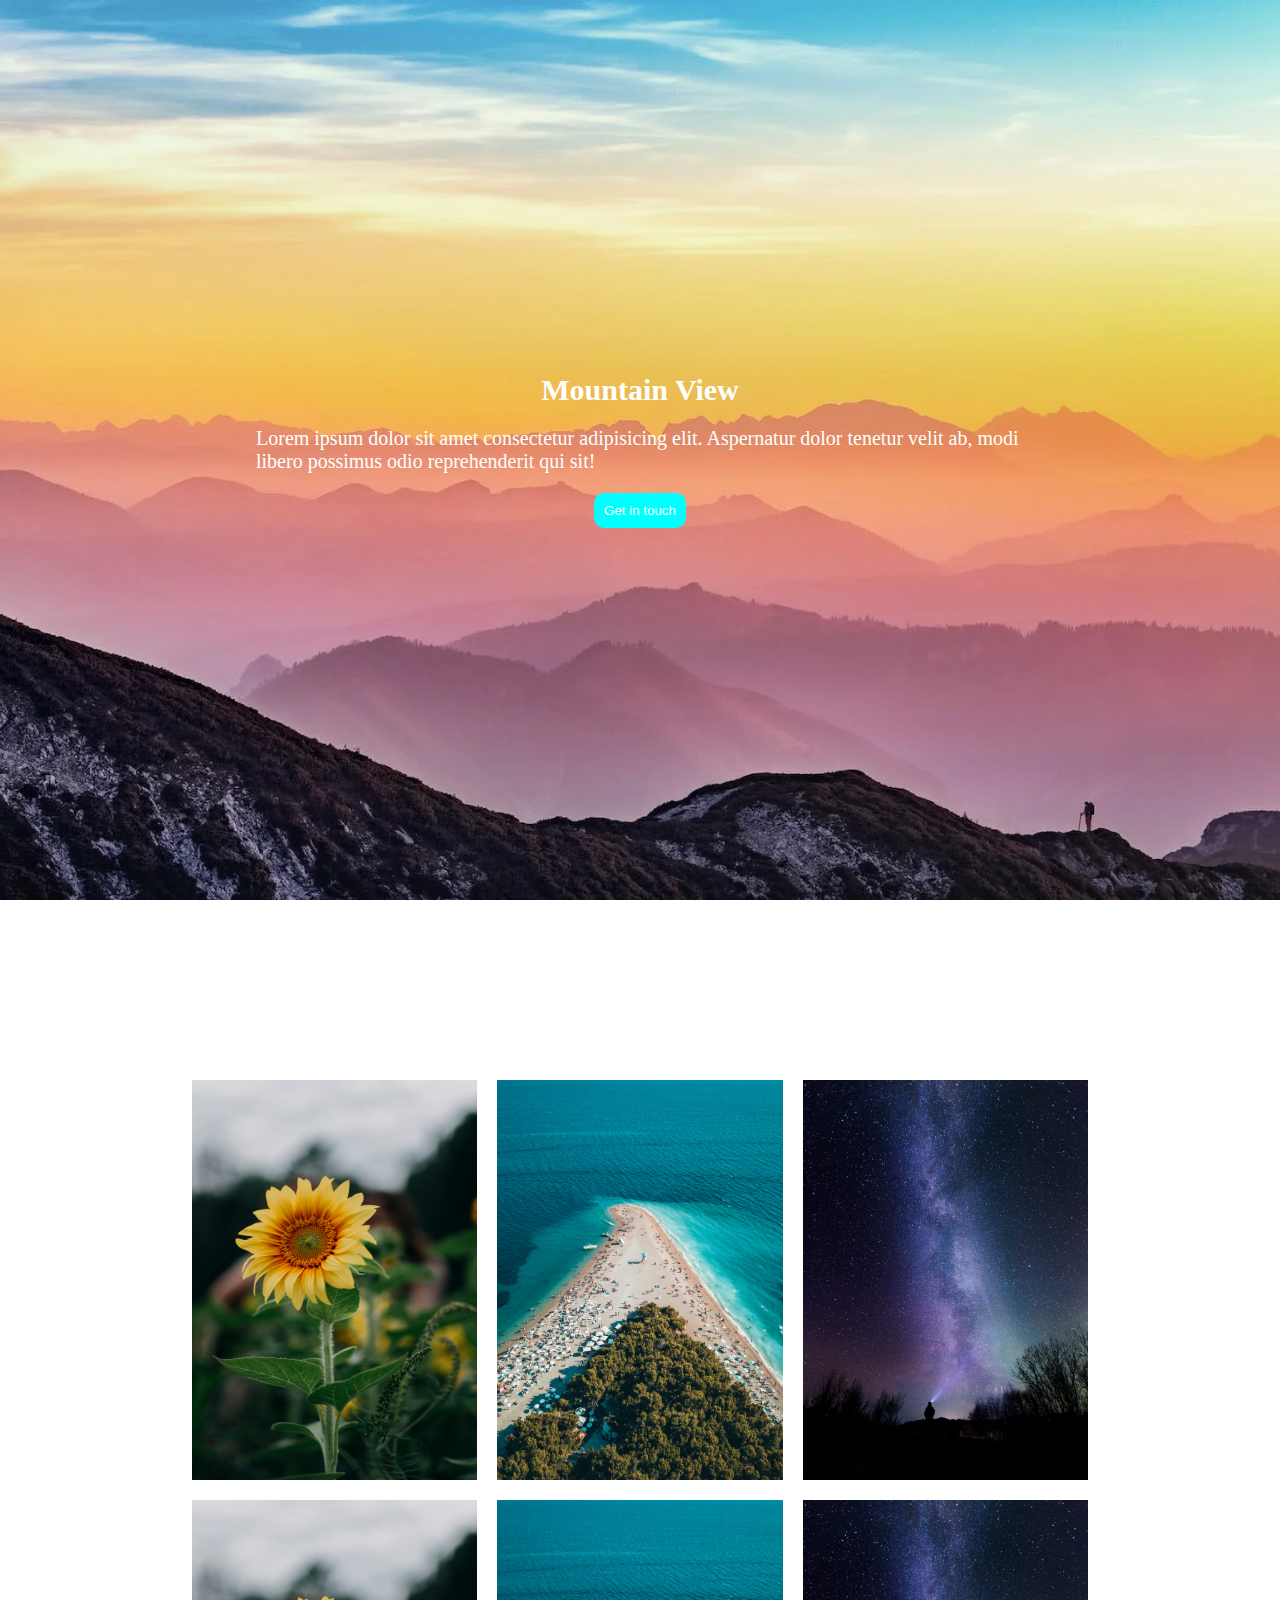
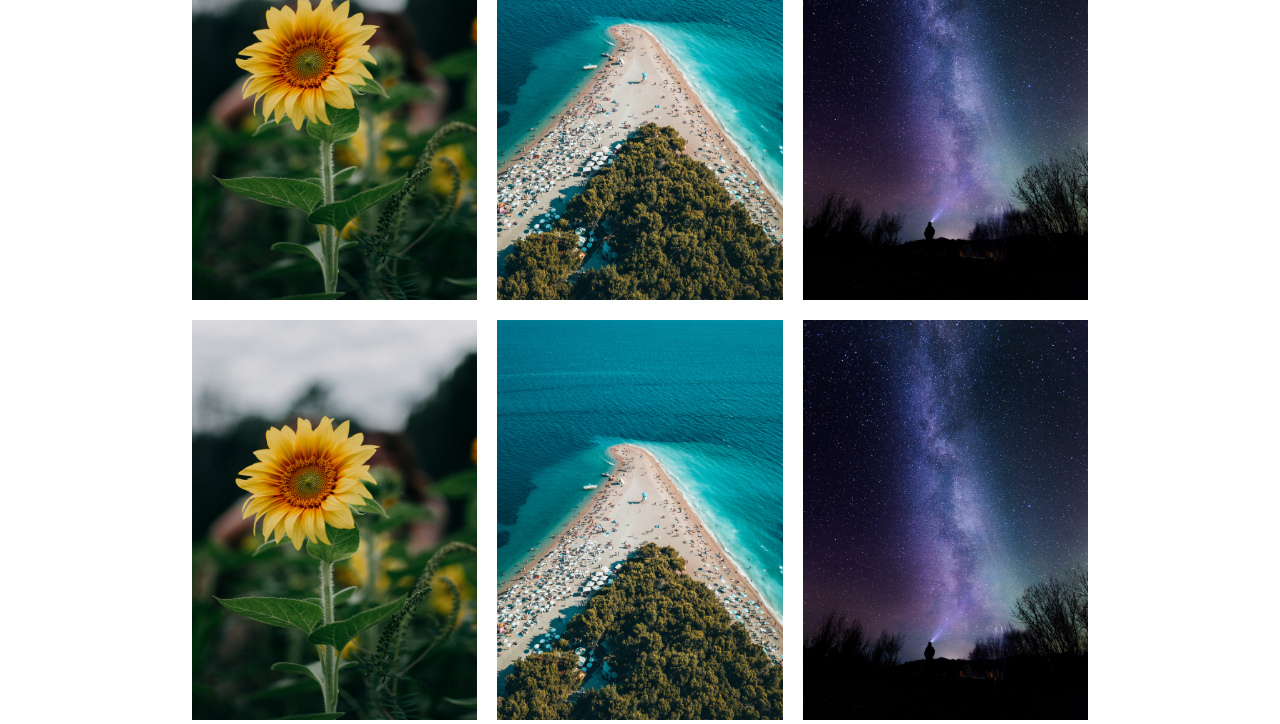
<file: project1/index.html>
<!-- paralax image effect -->

<!DOCTYPE html>
<html lang="en">
<head>
  <meta charset="UTF-8">
  <meta name="viewport" content="width=device-width, initial-scale=1.0">
  <title>parallax image effect</title>
  <link rel="stylesheet" href="style.css">
</head>
<body>
  <div class="parralax-container">
    <div class="parralax-image">
      <h1>Mountain View</h1>
      <p>
        Lorem ipsum dolor sit amet consectetur adipisicing elit. Aspernatur dolor tenetur velit ab, modi libero possimus odio reprehenderit qui sit!
      </p>
      <button class="button">Get in touch</button>
    </div>
    <div class="blank"></div>
    <div class="gallery-wrapper">
      <div class="gallery">
        <div class="card">
          <img src="../assets/pexels-photo-1366630.jpeg" alt="image1">
        </div>
        <div class="card">
          <img src="../assets/pexels-photo-1433052.jpeg" alt="image2">
        </div>
        <div class="card">
          <img src="../assets/pexels-photo-1906658.jpeg" alt="image3
          ">
        </div>
        <div class="card">
          <img src="../assets/pexels-photo-1366630.jpeg" alt="image1">
        </div>
        <div class="card">
          <img src="../assets/pexels-photo-1433052.jpeg" alt="image2">
        </div>
        <div class="card">
          <img src="../assets/pexels-photo-1906658.jpeg" alt="image3
          ">
        </div>
        <div class="card">
          <img src="../assets/pexels-photo-1366630.jpeg" alt="image1">
        </div>
        <div class="card">
          <img src="../assets/pexels-photo-1433052.jpeg" alt="image2">
        </div>
        <div class="card">
          <img src="../assets/pexels-photo-1906658.jpeg" alt="image3
          ">
        </div>
    </div>
  
    </div>
  </div>
</body>
</html>
</file>
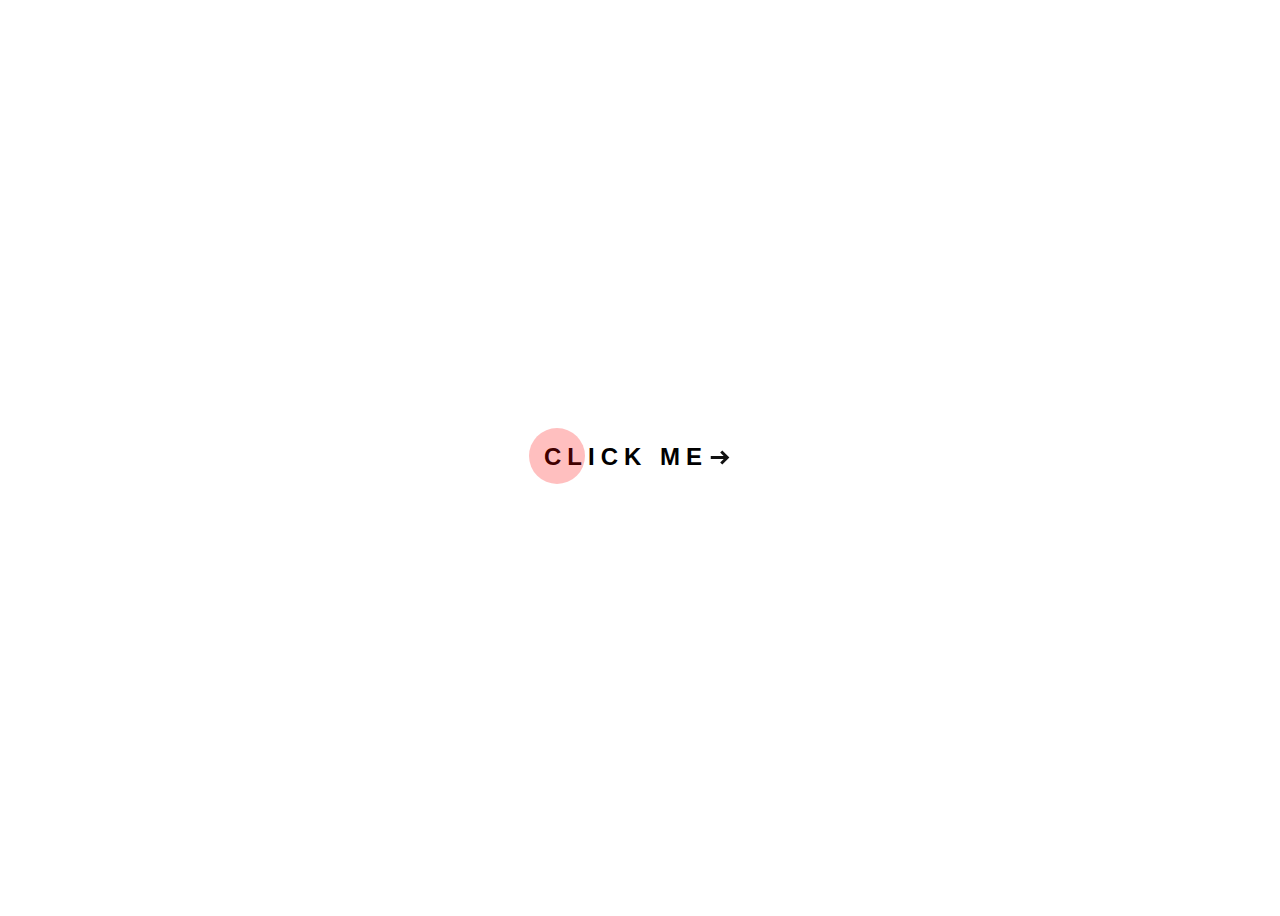
<file: project2/index.html>
<!DOCTYPE html>
<html lang="en">
<head>
  <meta charset="UTF-8">
  <meta name="viewport" content="width=device-width, initial-scale=1.0">
  <title>Button Hover Effect</title>
  <link rel="stylesheet" href="style.css">
</head>
<body>

  <a href="#" class="cta-button">
    <span>Click me</span>
    <svg width="24px" height="15px" viewBox="0 0 13 10">
      <path d="M1, 5 L11,5"></path>
      <polyline points="8 1 12 5 8 9"></polyline>
    </svg>
  </a>
  
</body>
</html>
</file>
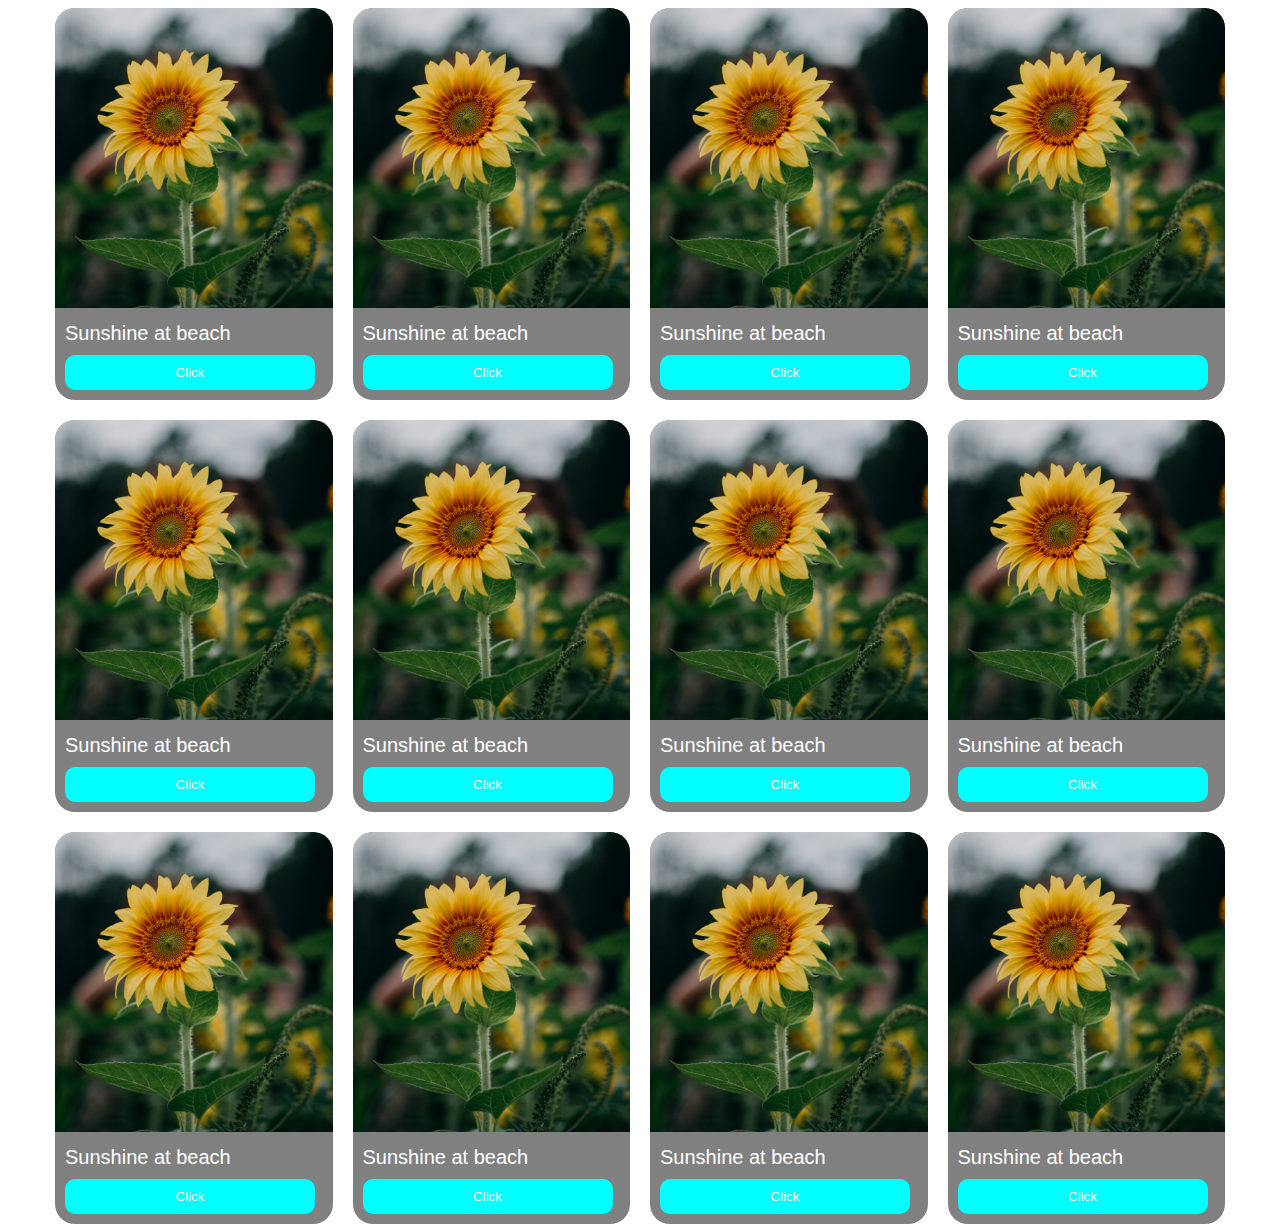
<file: project3/index.html>
<!DOCTYPE html>
<html lang="en">
<head>
  <meta charset="UTF-8">
  <meta name="viewport" content="width=device-width, initial-scale=1.0">
  <title>Responsive Image Gallery</title>
  <link rel="stylesheet" href="style.css">
</head>
<body>
  <div class="gallery">
    <div class="card">
      <img src="../assets/pexels-photo-1366630.jpeg" alt="">
      <div class="card-content">
        <div class="card-title">Sunshine at beach</div>
        <button class="action-button">Click</button>
      </div>
    </div>
    <div class="card">
      <img src="../assets/pexels-photo-1366630.jpeg" alt="">
      <div class="card-content">
        <div class="card-title">Sunshine at beach</div>
        <button class="action-button">Click</button>
      </div>
    </div>
    <div class="card">
      <img src="../assets/pexels-photo-1366630.jpeg" alt="">
      <div class="card-content">
        <div class="card-title">Sunshine at beach</div>
        <button class="action-button">Click</button>
      </div>
    </div>
    <div class="card">
      <img src="../assets/pexels-photo-1366630.jpeg" alt="">
      <div class="card-content">
        <div class="card-title">Sunshine at beach</div>
        <button class="action-button">Click</button>
      </div>
    </div>
    <div class="card">
      <img src="../assets/pexels-photo-1366630.jpeg" alt="">
      <div class="card-content">
        <div class="card-title">Sunshine at beach</div>
        <button class="action-button">Click</button>
      </div>
    </div>
    <div class="card">
      <img src="../assets/pexels-photo-1366630.jpeg" alt="">
      <div class="card-content">
        <div class="card-title">Sunshine at beach</div>
        <button class="action-button">Click</button>
      </div>
    </div>
    <div class="card">
      <img src="../assets/pexels-photo-1366630.jpeg" alt="">
      <div class="card-content">
        <div class="card-title">Sunshine at beach</div>
        <button class="action-button">Click</button>
      </div>
    </div>
    <div class="card">
      <img src="../assets/pexels-photo-1366630.jpeg" alt="">
      <div class="card-content">
        <div class="card-title">Sunshine at beach</div>
        <button class="action-button">Click</button>
      </div>
    </div>
    <div class="card">
      <img src="../assets/pexels-photo-1366630.jpeg" alt="">
      <div class="card-content">
        <div class="card-title">Sunshine at beach</div>
        <button class="action-button">Click</button>
      </div>
    </div>
    <div class="card">
      <img src="../assets/pexels-photo-1366630.jpeg" alt="">
      <div class="card-content">
        <div class="card-title">Sunshine at beach</div>
        <button class="action-button">Click</button>
      </div>
    </div>
    <div class="card">
      <img src="../assets/pexels-photo-1366630.jpeg" alt="">
      <div class="card-content">
        <div class="card-title">Sunshine at beach</div>
        <button class="action-button">Click</button>
      </div>
    </div>
    <div class="card">
      <img src="../assets/pexels-photo-1366630.jpeg" alt="">
      <div class="card-content">
        <div class="card-title">Sunshine at beach</div>
        <button class="action-button">Click</button>
      </div>
    </div>
  </div>
</body>
</html>
</file>
<file: project1/style.css>
*{
  margin: 0;
  padding: 0;
  box-sizing: border-box;
}



.parralax-container {
  width: 100%;
  height: 100vh;;
}

.parralax-image {
  width: 100%;
  height: 100vh;
  background: url(../assets/image1.webp);
  background-size: cover;
  background-position: center;
  background-attachment: fixed;
  display: flex;
  justify-content: center;
  align-items: center;
  flex-direction: column;
}

h1 {
  font-size: 30px;
  color: white;
}

p {
  color: white;
  font-size: 20px;
  max-width: 60%;
  margin: 20px auto;
}

button {
  padding: 10px;
  border: none;
  outline: none;
  background-color: aqua;
  border-radius: 10px;
  color: white;
}

img {
  width: 100%;
  height: 100%;
}

.gallery-wrapper {
  background: url(../assets/image2.jpeg);
  background-position: center;
  background-attachment: fixed;
  background-repeat: no-repeat;
  background-size: cover;
  width: 100%;
  height: 100vh;
}

.gallery {
  display: grid;
  grid-template-columns: repeat(3, 1fr);
  gap: 20px;
  width: 70%;
  margin: 0 auto;

}

.card {
  height: 400px;
}

.blank {
  height: 20vh;
}
</file>
<file: project2/style.css>
body {
  display: flex;
  justify-content: center;
  align-items: center;
  height: 100vh;
}

.cta-button {
  text-decoration: none;
  color: #000;
  position: relative;
  padding: 10px;
  transition: all 0.5s ease;
}

.cta-button::before {
  content: "";
  position: absolute;
  width: 56px;
  height: 56px;
  background-color: rgba(255, 0, 0, 0.5);
  opacity: 0.5;
  display: block; 
  border-radius: 28px;
  top: -10px;
  left: -5px;
  transition: all 0.5s ease;
}

span {
  font-size: 24px;
  line-height: 18px;
  font-weight: 900;
  text-transform: uppercase; 
  font-family: 'Lucida Sans', 'Lucida Sans Regular', "Lucida Grande", 'Lucida Sans Unicode', Geneva, Verdana, sans-serif;
  letter-spacing: 0.25em;
}

svg {
  position: relative;
  fill: none;
  stroke-width: 2px;
  stroke: #111;
  transform: translateX(-5px);
  transition: all 0.5s ease;
}

.cta-button:hover::before {
  width: 100%;
  background: rgba(255, 0, 0, 1);
}
</file>
<file: project3/style.css>
body {
  font-family: 'Segoe UI', Tahoma, Geneva, Verdana, sans-serif;
}

img {
  width: 100%;
}

.card {
  background-color: grey;
  /*border-top-left-radius: 20px;
  border-bottom-right-radius: 20px;*/
  overflow: hidden;
  border-radius: 20px;
  width: 100%;
}

.card-content {
  padding: 10px;
}

.card img {
  max-height: 300px;
  object-fit: cover;
}

button {
  background-color: aqua;
  padding: 10px;
  max-width: 250px;
  width: 100%;
  color: white;
  border-radius: 10px;
  outline: none;
  border: none;
  margin-top: 10px;
  transition: all 0.5s ease;
  cursor: pointer;
}

.card-title {
  font-size: 20px;
  color: white;
}

button:hover {
  background-color: beige;
  color: #000;
}

.gallery {
  display: grid;
  grid-template-columns: repeat(4, 1fr);
  gap: 20px;
  max-width: 1170px;
  margin: 0 auto;
}

@media(max-width: 991px){
  .gallery {
    grid-template-columns: repeat(3, 1fr);
  }
}

@media(max-width: 767px){
  .gallery {
    grid-template-columns: repeat(2, 1fr);
  }
}

@media(max-width: 481px){
  .gallery {
    grid-template-columns: repeat(1, 1fr);
  }
}
</file>
